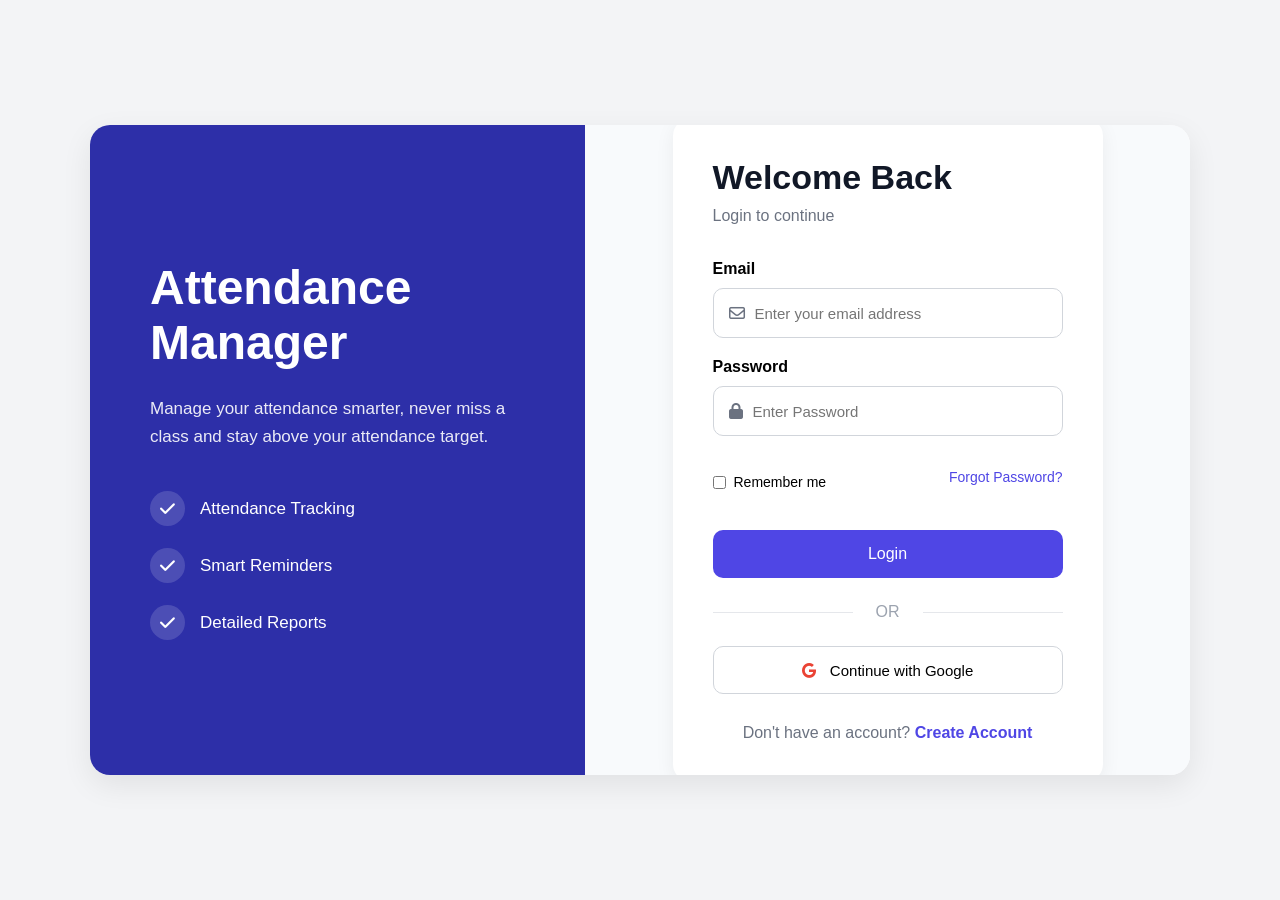
<file: index.html>
<!DOCTYPE html>
<html lang="en">
<head>
    <meta charset="UTF-8">
    <meta http-equiv="refresh" content="0; url=login.html">
    <title>Attendance Manager</title>

    <script>
        window.location.replace("login.html");
    </script>
</head>

<body>

    Redirecting to Login...

</body>
</html>
</file>
<file: login.css>
*{
margin:0;
padding:0;
box-sizing:border-box;
font-family:Arial,Helvetica,sans-serif;
}

body{

background:#F3F4F6;

height:100vh;

display:flex;

justify-content:center;

align-items:center;

}

/* Main */

.container{

width:1100px;

height:650px;

background:white;

border-radius:20px;

overflow:hidden;

display:flex;

box-shadow:0 10px 30px rgba(0,0,0,.08);

}

/* Left */

.left{

width:45%;

background:#2D2FA8;

color:white;

padding:60px;

display:flex;

flex-direction:column;

justify-content:center;

}

.left h1{

font-size:48px;

margin-bottom:25px;

}

.left p{

line-height:28px;

opacity:.9;

margin-bottom:40px;

font-size:17px;

}

.features{

display:flex;

flex-direction:column;

gap:22px;

font-size:17px;

}

.features div{

display:flex;

align-items:center;

gap:15px;

}

.features i{

width:35px;

height:35px;

border-radius:50%;

background:rgba(255,255,255,.15);

display:flex;

justify-content:center;

align-items:center;

}

/* Right */

.right{

width:55%;

display:flex;

justify-content:center;

align-items:center;

background:#F8FAFC;

}

.login-card{

width:430px;

background:white;

padding:40px;

border-radius:18px;

box-shadow:0 5px 20px rgba(0,0,0,.06);

}

.login-card h2{

font-size:34px;

color:#111827;

}

.sub{

margin-top:10px;

color:#6B7280;

margin-bottom:35px;

}

label{

font-weight:600;

display:block;

margin-bottom:10px;

margin-top:20px;

}

.input-box{

display:flex;

align-items:center;

border:1px solid #D1D5DB;

height:50px;

border-radius:10px;

padding:0 15px;

transition:.3s;

}

.input-box:focus-within{

border-color:#4F46E5;

}

.input-box i{

color:#6B7280;

margin-right:10px;

}

.input-box input{

border:none;

outline:none;

width:100%;

font-size:15px;

}

.row{

display:flex;

justify-content:space-between;

align-items:center;

margin-top:18px;

font-size:14px;

}

.remember{

display:flex;

align-items:center;

gap:8px;

font-weight:normal;

}

.row a{

text-decoration:none;

color:#4F46E5;

}

.login-btn{

width:100%;

height:48px;

margin-top:30px;

background:#4F46E5;

color:white;

border:none;

border-radius:10px;

font-size:16px;

cursor:pointer;

transition:.3s;

}

.login-btn:hover{

background:#4338CA;

}

.divider{

text-align:center;

margin:25px 0;

color:#9CA3AF;

position:relative;

}

.divider::before{

content:"";

position:absolute;

left:0;

top:50%;

width:40%;

height:1px;

background:#E5E7EB;

}

.divider::after{

content:"";

position:absolute;

right:0;

top:50%;

width:40%;

height:1px;

background:#E5E7EB;

}

.google-btn{

width:100%;

height:48px;

border:1px solid #D1D5DB;

background:white;

border-radius:10px;

cursor:pointer;

font-size:15px;

transition:.3s;

}

.google-btn:hover{

background:#F9FAFB;

}

.google-btn i{

margin-right:10px;

color:#EA4335;

}

.signup{

text-align:center;

margin-top:30px;

color:#6B7280;

}

.signup a{
 
color:#4F46E5;

text-decoration:none;

font-weight:bold;

}
</file>
